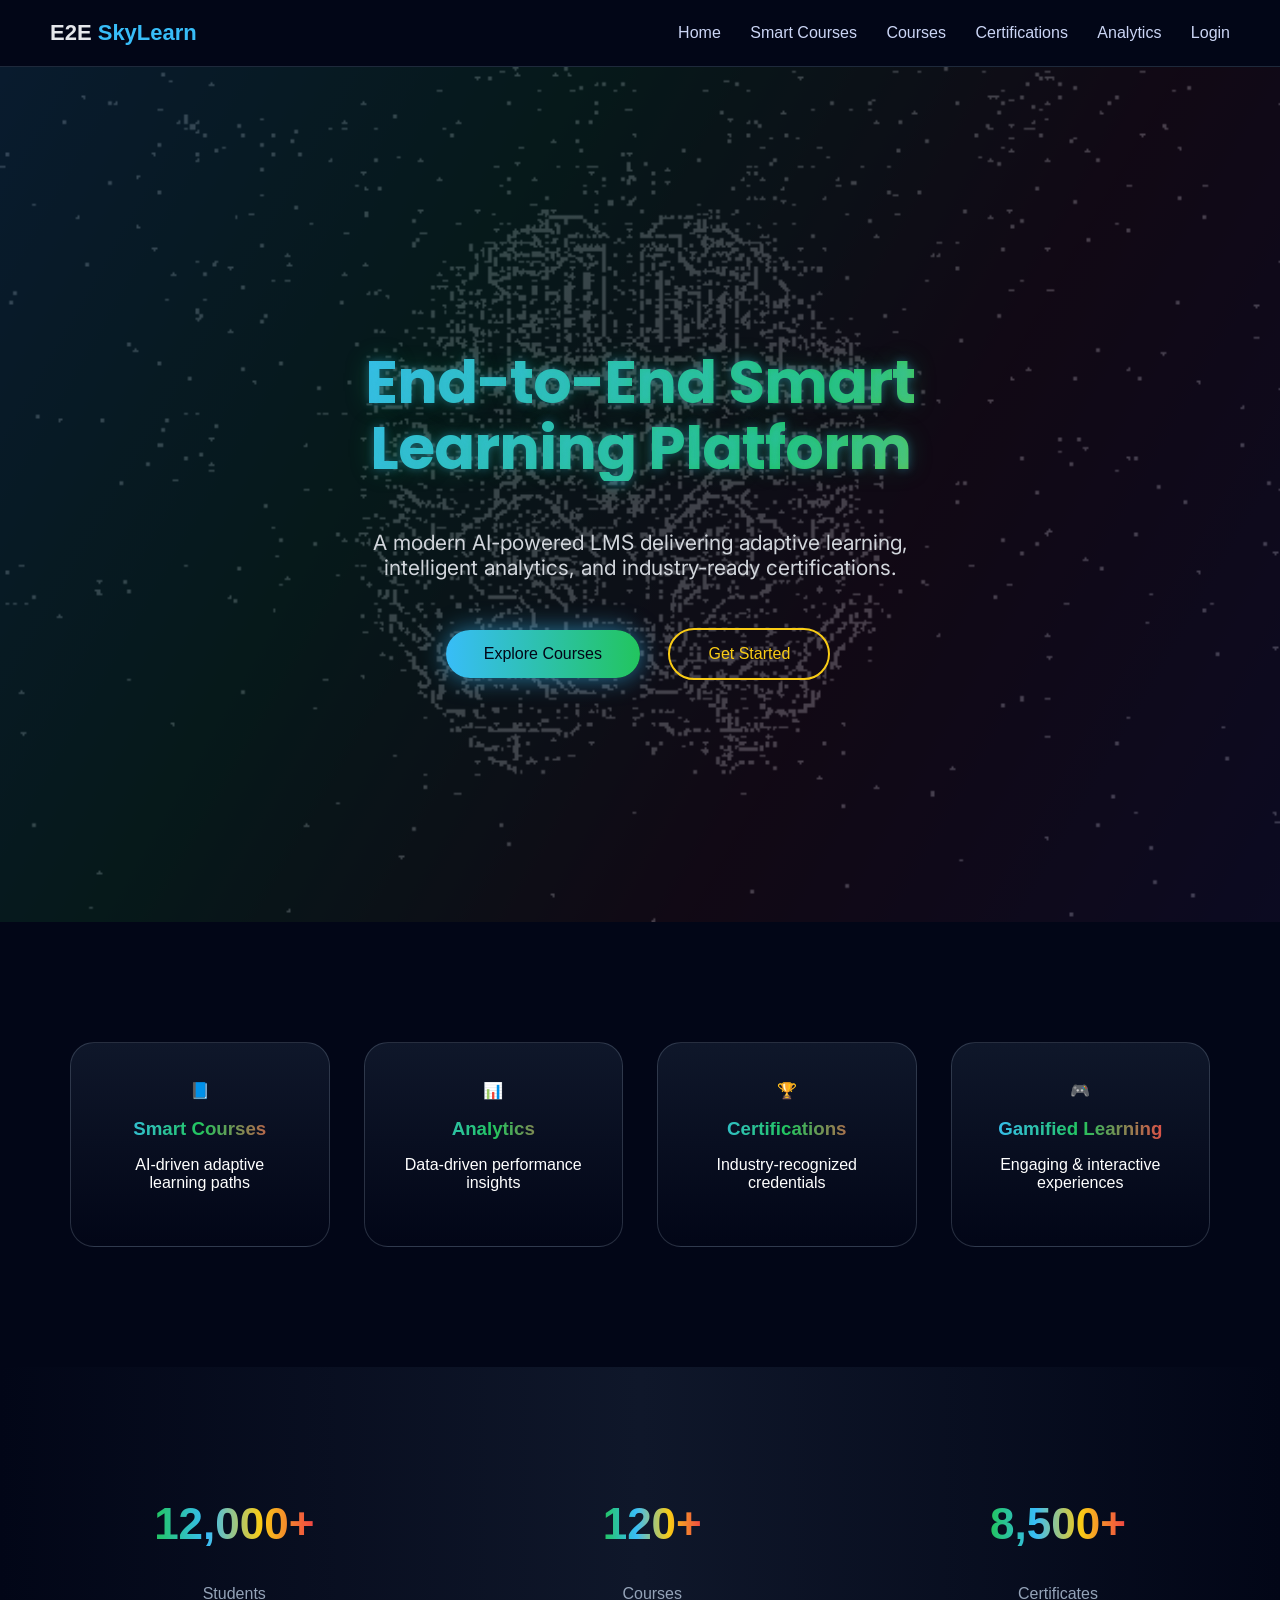
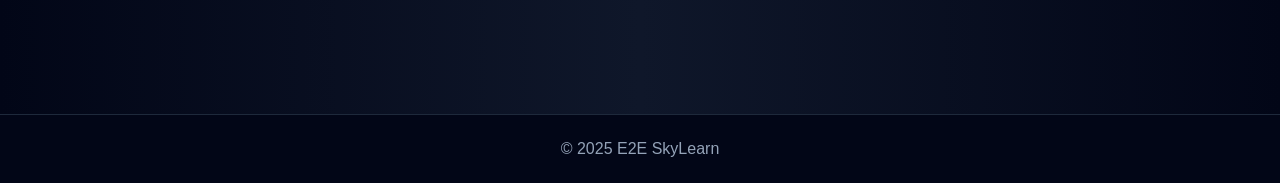
<file: E2E_SkyLearn_Landing/index.html>
<!DOCTYPE html>
<html>
<head>
<title>E2E SkyLearn</title>
<link rel="stylesheet" href="css/style.css">
<link href="https://fonts.googleapis.com/css2?family=Poppins:wght@500;600;700&family=Inter:wght@400;500&display=swap" rel="stylesheet">

<style>
/* ===== BASE ===== */
body{
  background:#020617;
  overflow-x:hidden;
}

/* ===== HERO ===== */
.hero{
  position:relative;
  min-height:95vh;
  display:flex;
  align-items:center;
  padding:0 90px;
  background:
    linear-gradient(
      120deg,
      rgba(56,189,248,.35),
      rgba(34,197,94,.30),
      rgba(239,68,68,.18),
      rgba(139,92,246,.20)
    ),
    url("assets/hero.gif");
  background-size:cover;
  background-position:center;
}

/* dark overlay for readability */
.hero::after{
  content:"";
  position:absolute;
  inset:0;
  background:rgba(2,6,23,.65);
}

.hero-content{
  position:relative;
  max-width:680px;
  z-index:2;
  animation:fadeUp 1.4s ease;
}

.hero h1{
  font-family:'Poppins', sans-serif;
  font-size:60px;
  line-height:1.1;
  letter-spacing:-1px;

  background:linear-gradient(
    120deg,
    #38bdf8,
    #22c55e,
    #facc15,
    #ef4444,
    #8b5cf6
  );
  background-size:300% 300%;
  animation:gradientMove 6s ease infinite;

  -webkit-background-clip:text;
  -webkit-text-fill-color:transparent;

  text-shadow:
    0 0 10px rgba(56,189,248,.35),
    0 0 25px rgba(34,197,94,.25);
}
@keyframes gradientMove{
  0%{background-position:0% 50%}
  50%{background-position:100% 50%}
  100%{background-position:0% 50%}
}

.hero p{
  font-family:'Inter', sans-serif;
  font-size:21px;
  color:#d1d5db;
  margin:26px 0 38px;
  max-width:620px;
}/* ===== CTA ===== */
.cta button{
  padding:15px 38px;
  border-radius:32px;
  border:none;
  font-size:16px;
  cursor:pointer;
  margin-right:14px;
  transition:.45s;
}

/* primary */
.cta button:first-child{
  background:linear-gradient(90deg,#38bdf8,#22c55e);
  color:#020617;
  box-shadow:0 0 25px rgba(56,189,248,.6);
}

.cta button:first-child:hover{
  transform:translateY(-6px) scale(1.03);
  box-shadow:0 0 40px rgba(56,189,248,.9);
}

/* secondary */
.cta .outline{
  background:transparent;
  border:2px solid #facc15;
  color:#facc15;
}

.cta .outline:hover{
  background:#facc15;
  color:#020617;
}

/* ===== FEATURES ===== */
.features{
  display:grid;
  grid-template-columns:repeat(auto-fit,minmax(220px,1fr));
  gap:34px;
  padding:120px 70px;
}

.feature-card{
  background:linear-gradient(180deg,#0f172a,#020617);
  padding:38px;
  border-radius:24px;
  text-align:center;
  text-decoration:none;
  color:white;
  transition:.45s;
  animation:fadeUp .9s ease;
  border:1px solid rgba(148,163,184,.25);
}

.feature-card:hover{
  transform:translateY(-18px) scale(1.04);
  box-shadow:0 0 45px rgba(56,189,248,.45);
  border-color:#38bdf8;
}

.feature-card h3{
  margin:18px 0 10px;
  background:linear-gradient(
    90deg,
    #38bdf8,
    #22c55e,
    #ef4444
  );
  -webkit-background-clip:text;
  -webkit-text-fill-color:transparent;
}

/* ===== STATS ===== */
.stats{
  display:flex;
  justify-content:space-around;
  padding:95px 40px;
  background:linear-gradient(
    90deg,
    #020617,
    #0f172a,
    #020617
  );
}

.stats div{
  text-align:center;
  animation:pulse 6s infinite alternate;
}

.stats h2{
  font-size:44px;
  background:linear-gradient(
    90deg,
    #22c55e,
    #38bdf8,
    #facc15,
    #ef4444
  );
  -webkit-background-clip:text;
  -webkit-text-fill-color:transparent;
}

.stats p{
  color:#94a3b8;
}

/* ===== ANIMATIONS ===== */
@keyframes fadeUp{
  from{opacity:0;transform:translateY(45px)}
  to{opacity:1;transform:translateY(0)}
}

@keyframes pulse{
  from{transform:scale(1)}
  to{transform:scale(1.06)}
}
</style>

</head>
<body>

<!-- NAVBAR -->
<nav class="navbar">
  <div class="logo">E2E <span>SkyLearn</span></div>
  <div class="nav-links">
    <a href="index.html">Home</a>
    <a href="pages/smart.html">Smart Courses</a>
    <a href="pages/courses.html">Courses</a>
    <a href="pages/certifications.html">Certifications</a>
    <a href="pages/analytics.html">Analytics</a>
    <a href="http://127.0.0.1:8000/">Login</a>
  </div>
</nav>

<!-- HERO -->
<section class="hero">
  <div class="hero-content">
    <h1>
  End-to-End Smart<br>
  Learning Platform
</h1>
    <p>
      A modern AI-powered LMS delivering adaptive learning,
      intelligent analytics, and industry-ready certifications.
    </p>
    <div class="cta">
      <button onclick="window.location.href='pages/courses.html'">
        Explore Courses
      </button>
      <button class="outline"
        onclick="window.location.href='http://127.0.0.1:8000/'">
        Get Started
      </button>
    </div>
  </div>
</section>

<!-- FEATURES -->
<section class="features">
  <a href="pages/smart.html" class="feature-card">
    📘
    <h3>Smart Courses</h3>
    <p>AI-driven adaptive learning paths</p>
  </a>

  <a href="pages/analytics.html" class="feature-card">
    📊
    <h3>Analytics</h3>
    <p>Data-driven performance insights</p>
  </a>

  <a href="pages/certifications.html" class="feature-card">
    🏆
    <h3>Certifications</h3>
    <p>Industry-recognized credentials</p>
  </a>

  <a href="pages/courses.html" class="feature-card">
    🎮
    <h3>Gamified Learning</h3>
    <p>Engaging & interactive experiences</p>
  </a>
</section>

<!-- STATS -->
<section class="stats">
  <div>
    <h2>12,000+</h2>
    <p>Students</p>
  </div>
  <div>
    <h2>120+</h2>
    <p>Courses</p>
  </div>
  <div>
    <h2>8,500+</h2>
    <p>Certificates</p>
  </div>
</section>

<footer>
© 2025 E2E SkyLearn
</footer>

</body>
</html>
</file>
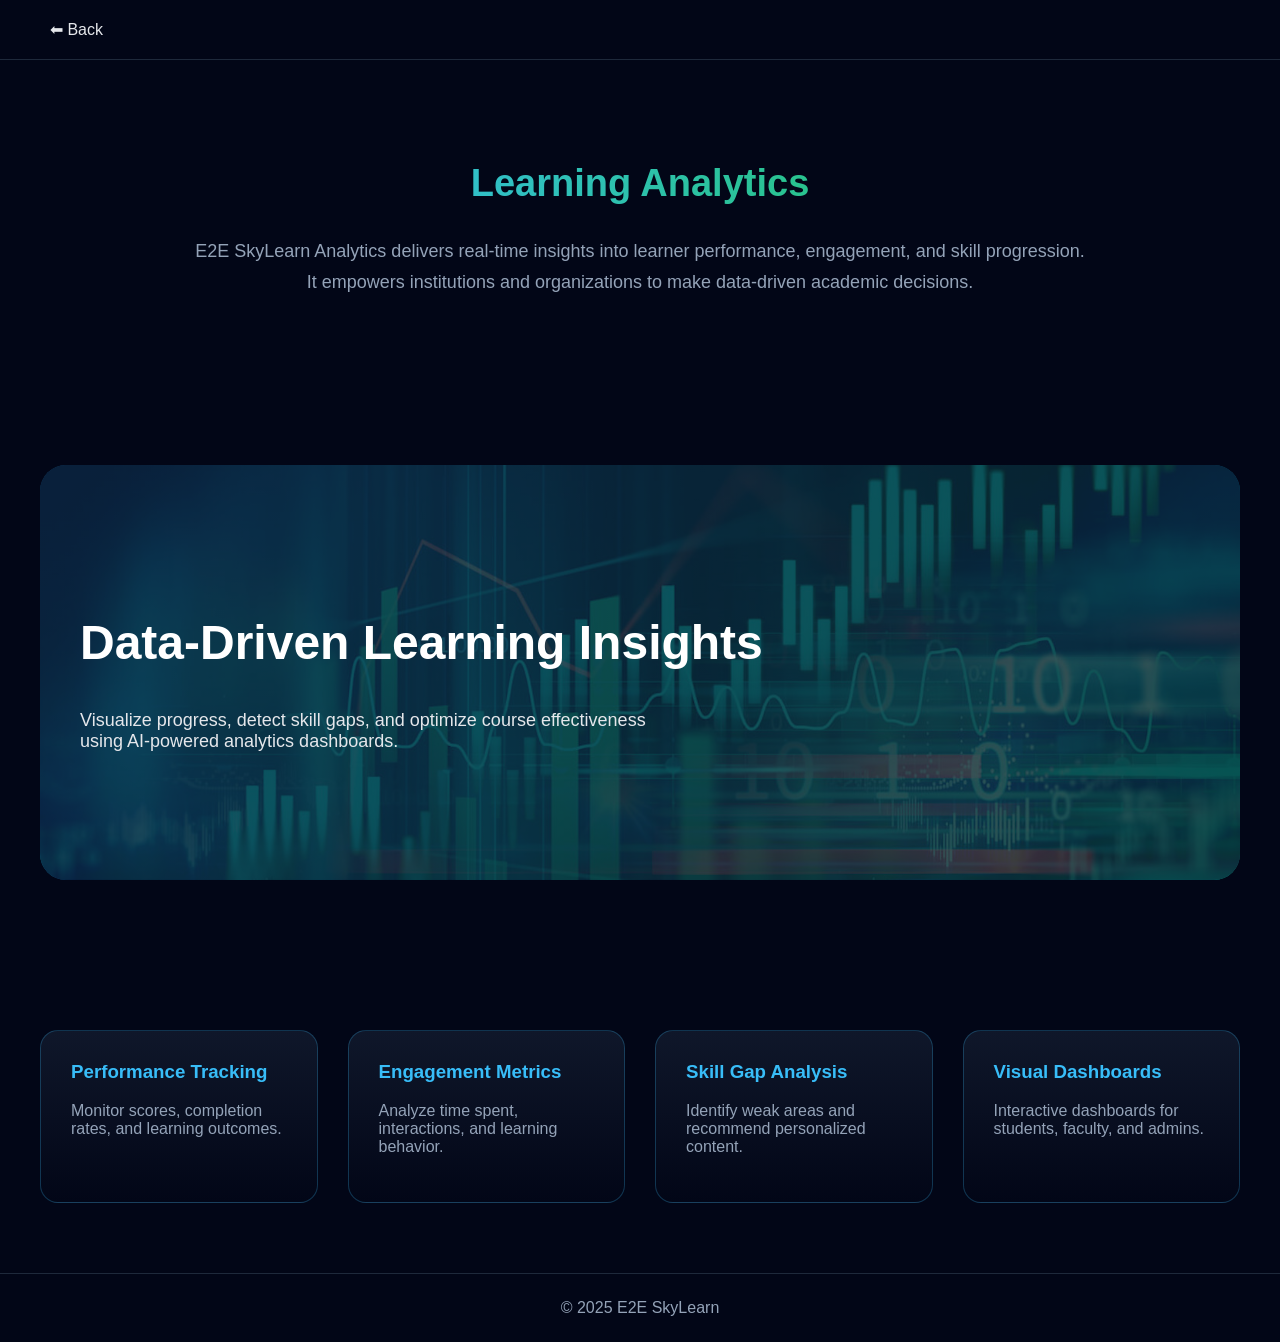
<file: E2E_SkyLearn_Landing/pages/analytics.html>
<!DOCTYPE html>
<html>
<head>
<title>Analytics</title>
<link rel="stylesheet" href="../css/style.css">

<style>
/* ===== Page base ===== */
body{
  background:linear-gradient(180deg,#020617,#020617);
}

/* ===== Intro Section ===== */
.analytics-info{
  padding:70px 40px;
  max-width:900px;
  margin:auto;
  text-align:center;
  animation:fadeUp 1.2s ease;
}

.analytics-info h2{
  font-size:38px;
  background:linear-gradient(90deg,#38bdf8,#22c55e);
  -webkit-background-clip:text;
  -webkit-text-fill-color:transparent;
}

.analytics-info p{
  font-size:18px;
  color:#94a3b8;
  line-height:1.7;
}

/* ===== Hero Image Section ===== */
.analytics-hero{
  margin:80px 40px;
  border-radius:26px;
  background:
    linear-gradient(135deg,rgba(56,189,248,.4),rgba(34,197,94,.4)),
    url("../assets/analytics.jpg");
  background-size:cover;
  background-position:center;
  padding:110px 40px;
  position:relative;
  overflow:hidden;
  animation:zoomFade 1.4s ease;
}

.analytics-hero::after{
  content:"";
  position:absolute;
  inset:0;
  background:rgba(2,6,23,0.65);
}

.analytics-hero h2,
.analytics-hero p{
  position:relative;
  z-index:1;
}

.analytics-hero h2{
  font-size:48px;
  color:white;
}

.analytics-hero p{
  max-width:600px;
  font-size:18px;
  color:#e5e7eb;
}

/* ===== Cards ===== */
.analytics-cards{
  display:grid;
  grid-template-columns:repeat(auto-fit,minmax(260px,1fr));
  gap:30px;
  padding:70px 40px;
}

.analytics-card{
  background:linear-gradient(180deg,#0f172a,#020617);
  padding:30px;
  border-radius:18px;
  border:1px solid rgba(56,189,248,.25);
  transition:all .4s ease;
  animation:floatIn .8s ease forwards;
}

.analytics-card:hover{
  transform:translateY(-12px) scale(1.02);
  box-shadow:0 0 35px rgba(56,189,248,.45);
  border-color:#38bdf8;
}

.analytics-card h3{
  margin-top:0;
  color:#38bdf8;
}

.analytics-card p{
  color:#94a3b8;
}

/* ===== Animations ===== */
@keyframes fadeUp{
  from{opacity:0;transform:translateY(30px)}
  to{opacity:1;transform:translateY(0)}
}

@keyframes zoomFade{
  from{opacity:0;transform:scale(.95)}
  to{opacity:1;transform:scale(1)}
}

@keyframes floatIn{
  from{opacity:0;transform:translateY(40px)}
  to{opacity:1;transform:translateY(0)}
}
</style>

</head>
<body>

<!-- NAVBAR -->
<nav class="navbar">
  <a href="../index.html">⬅ Back</a>
</nav>

<!-- SECTION 1 -->
<section class="analytics-info">
  <h2>Learning Analytics</h2>
  <p>
    E2E SkyLearn Analytics delivers real-time insights into learner
    performance, engagement, and skill progression. It empowers
    institutions and organizations to make data-driven academic
    decisions.
  </p>
</section>

<!-- SECTION 2 -->
<section class="analytics-hero">
  <h2>Data-Driven Learning Insights</h2>
  <p>
    Visualize progress, detect skill gaps, and optimize course
    effectiveness using AI-powered analytics dashboards.
  </p>
</section>

<!-- SECTION 3 -->
<section class="analytics-cards">
  <div class="analytics-card">
    <h3>Performance Tracking</h3>
    <p>Monitor scores, completion rates, and learning outcomes.</p>
  </div>

  <div class="analytics-card">
    <h3>Engagement Metrics</h3>
    <p>Analyze time spent, interactions, and learning behavior.</p>
  </div>

  <div class="analytics-card">
    <h3>Skill Gap Analysis</h3>
    <p>Identify weak areas and recommend personalized content.</p>
  </div>

  <div class="analytics-card">
    <h3>Visual Dashboards</h3>
    <p>Interactive dashboards for students, faculty, and admins.</p>
  </div>
</section>

<footer>
© 2025 E2E SkyLearn
</footer>

</body>
</html>
</file>
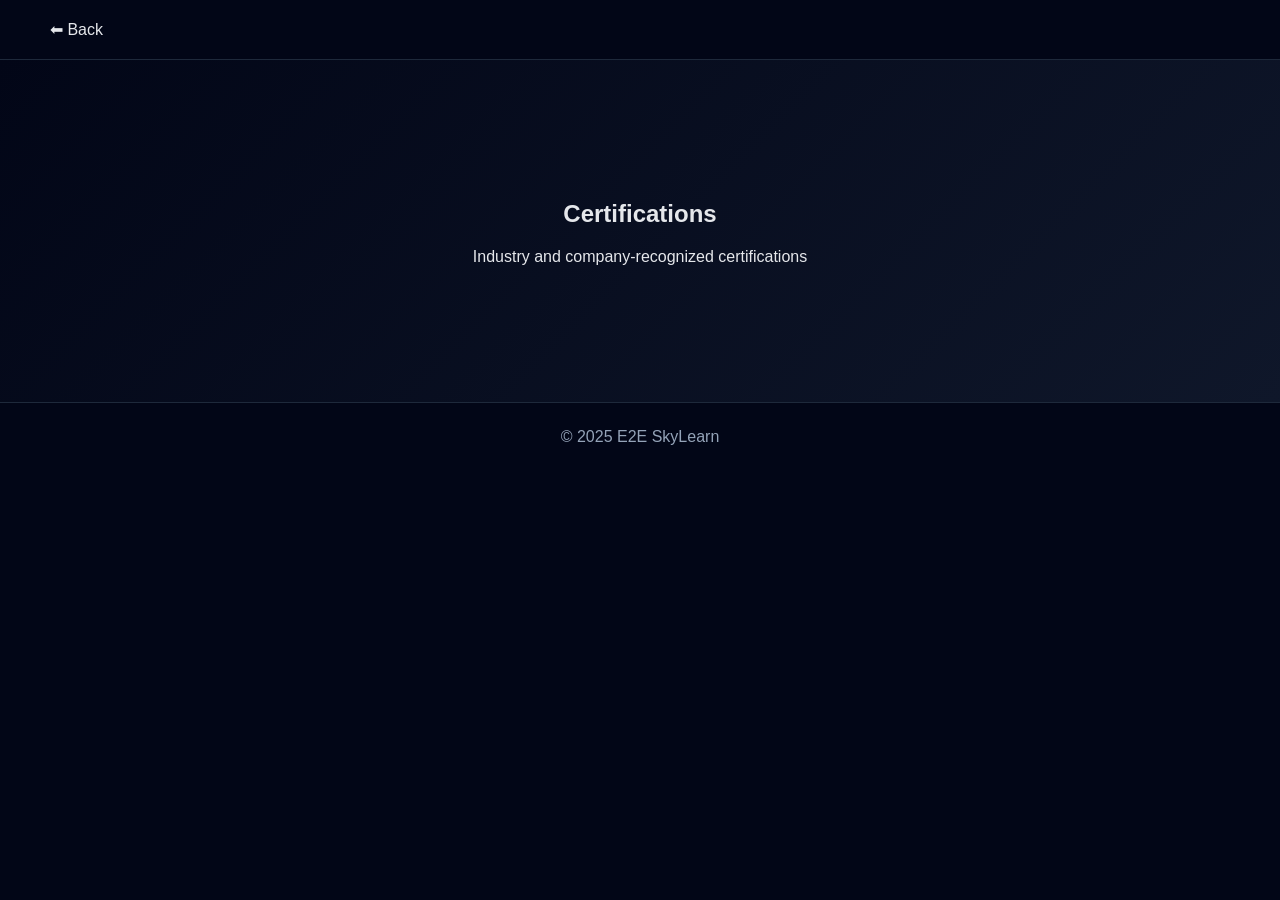
<file: E2E_SkyLearn_Landing/pages/certifications.html>
<!DOCTYPE html>
<html>
<head>
<title>Certifications</title>
<link rel="stylesheet" href="../css/style.css">
</head>
<body>

<nav class="navbar">
<a href="../index.html">⬅ Back</a>
</nav>

<section class="page-hero">
<h1>Certifications</h1>
<p>Industry and company-recognized certifications</p>
</section>

<footer>© 2025 E2E SkyLearn</footer>
</body>
</html>
</file>
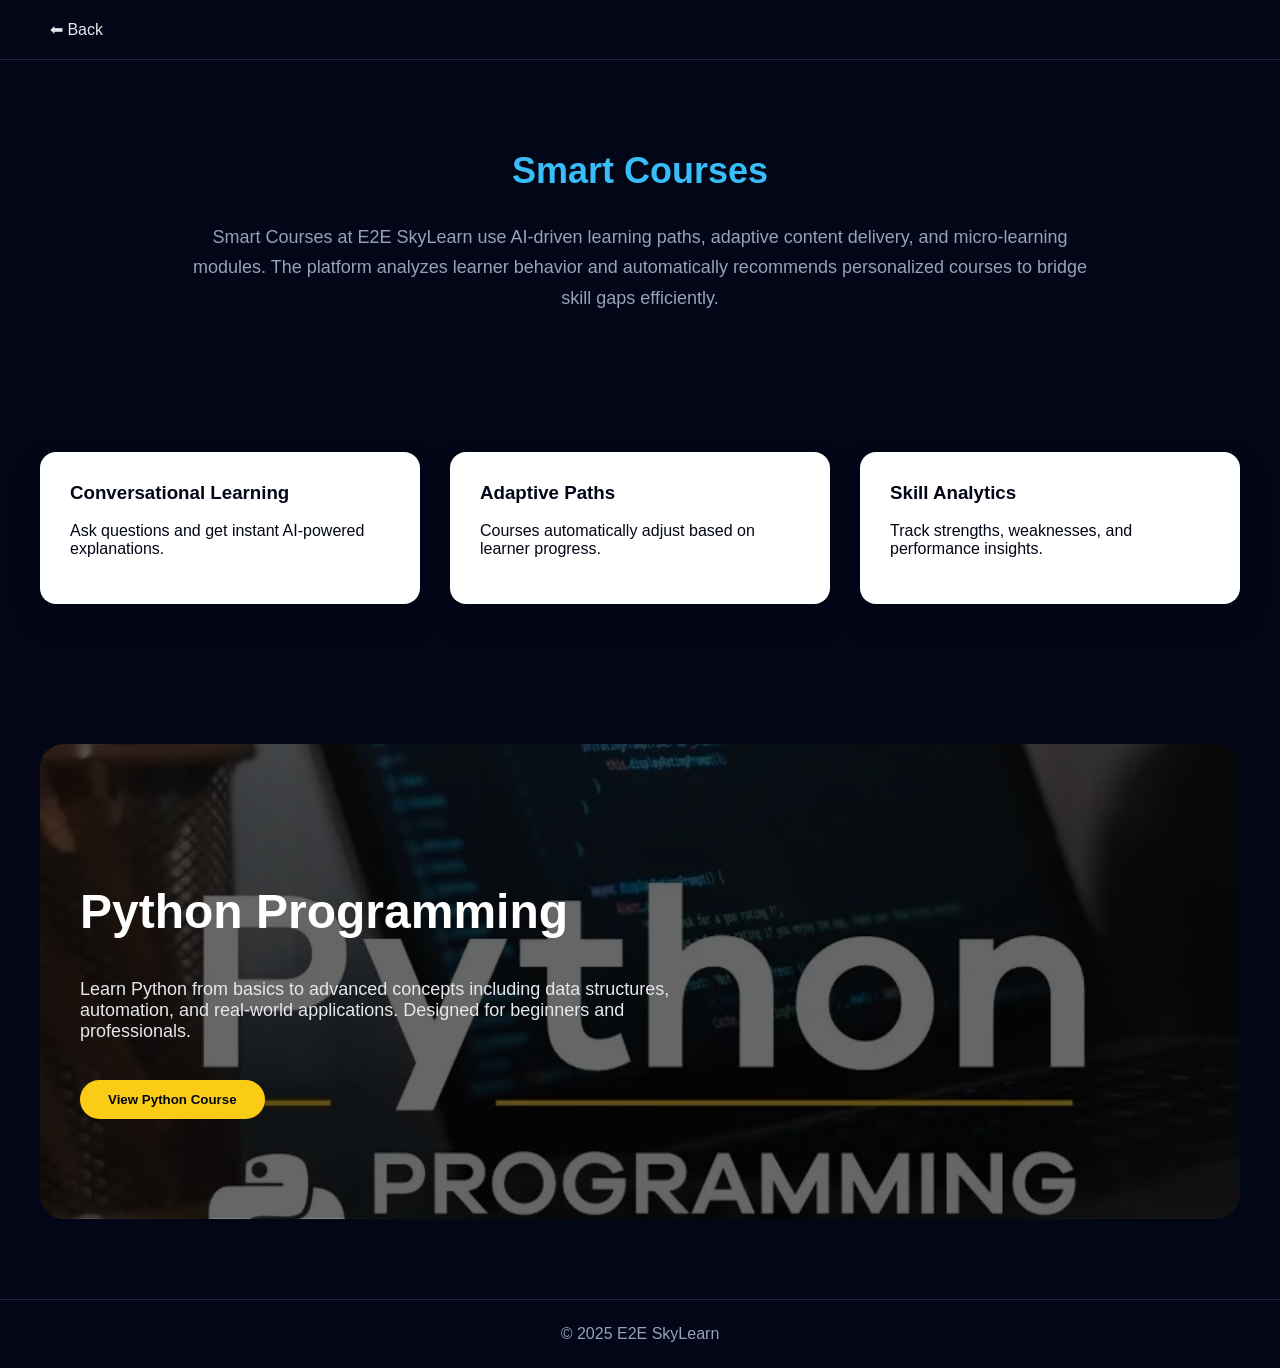
<file: E2E_SkyLearn_Landing/pages/smart.html>
<!DOCTYPE html>
<html>
<head>
<title>Smart Courses</title>
<link rel="stylesheet" href="../css/style.css">

<style>
/* extra styling only for this page */
.smart-info{
  padding:60px 40px;
  text-align:center;
  max-width:900px;
  margin:auto;
}

.smart-info h2{
  font-size:36px;
  color:#38bdf8;
}

.smart-info p{
  color:#94a3b8;
  font-size:18px;
  line-height:1.7;
}

/* card-style section (image 1 inspired) */
.smart-cards{
  display:grid;
  grid-template-columns:repeat(auto-fit,minmax(260px,1fr));
  gap:30px;
  padding:60px 40px;
}

.smart-card{
  background:#ffffff;
  color:#020617;
  border-radius:16px;
  padding:30px;
  box-shadow:0 15px 30px rgba(0,0,0,0.15);
}

.smart-card h3{
  margin-top:0;
}

/* python banner (image 2 inspired) */
.python-course{
  margin:80px 40px;
  border-radius:24px;
  background:
    linear-gradient(rgba(0,0,0,0.6),rgba(0,0,0,0.6)),
    url("../assets/python.jpg");
  background-size:cover;
  background-position:center;
  padding:100px 40px;
  text-align:left;
}

.python-course h2{
  font-size:48px;
  color:#ffffff;
}

.python-course p{
  max-width:600px;
  font-size:18px;
  color:#e5e7eb;
}

.python-course button{
  margin-top:20px;
  padding:12px 28px;
  border:none;
  border-radius:25px;
  background:#facc15;
  color:#020617;
  font-weight:600;
  cursor:pointer;
}
</style>

</head>
<body>

<!-- NAVBAR -->
<nav class="navbar">
  <a href="../index.html">⬅ Back</a>
</nav>

<!-- SECTION 1: SMART COURSE INFO -->
<section class="smart-info">
  <h2>Smart Courses</h2>
  <p>
    Smart Courses at E2E SkyLearn use AI-driven learning paths,
    adaptive content delivery, and micro-learning modules.
    The platform analyzes learner behavior and automatically
    recommends personalized courses to bridge skill gaps
    efficiently.
  </p>
</section>

<!-- SECTION 2: SMART COURSE FEATURES (LIKE IMAGE 1) -->
<section class="smart-cards">
  <div class="smart-card">
    <h3>Conversational Learning</h3>
    <p>Ask questions and get instant AI-powered explanations.</p>
  </div>

  <div class="smart-card">
    <h3>Adaptive Paths</h3>
    <p>Courses automatically adjust based on learner progress.</p>
  </div>

  <div class="smart-card">
    <h3>Skill Analytics</h3>
    <p>Track strengths, weaknesses, and performance insights.</p>
  </div>
</section>

<!-- SECTION 3: PYTHON COURSE (LIKE IMAGE 2) -->
<section class="python-course">
  <h2>Python Programming</h2>
  <p>
    Learn Python from basics to advanced concepts including
    data structures, automation, and real-world applications.
    Designed for beginners and professionals.
  </p>
  <button>View Python Course</button>
</section>

<footer>
© 2025 E2E SkyLearn
</footer>

</body>
</html>
</file>
<file: E2E_SkyLearn_Landing/css/style.css>
body{
margin:0;
font-family:'Segoe UI',sans-serif;
background:#020617;
color:#e5e7eb;
overflow-x:hidden;
}

a{text-decoration:none;color:inherit}

.navbar{
display:flex;
justify-content:space-between;
align-items:center;
padding:20px 50px;
border-bottom:1px solid #1e293b;
animation:slideDown 1s ease;
}

@keyframes slideDown{
from{transform:translateY(-60px);opacity:0}
to{transform:translateY(0);opacity:1}
}

.logo{font-size:22px;font-weight:700}
.logo span{color:#38bdf8}

.nav-links a{
margin-left:25px;
color:#cbd5f5;
}

.hero{
min-height:90vh;
display:flex;
align-items:center;
justify-content:center;
text-align:center;
background:radial-gradient(circle at top,#0f172a,#020617);
animation:fadeIn 1.5s ease;
}

@keyframes fadeIn{
from{opacity:0}
to{opacity:1}
}

.hero h1{font-size:46px;color:white}
.hero p{font-size:18px;color:#94a3b8}

.cta button{
padding:12px 28px;
border-radius:25px;
border:none;
margin:10px;
cursor:pointer;
background:#38bdf8;
color:#020617;
transition:.3s;
}

.cta button:hover{transform:scale(1.05)}
.cta .outline{
background:transparent;
border:1px solid #38bdf8;
color:#38bdf8;
}

.features{
display:grid;
grid-template-columns:repeat(auto-fit,minmax(220px,1fr));
gap:30px;
padding:80px 50px;
}

.feature-card{
background:#0f172a;
padding:30px;
border-radius:18px;
text-align:center;
transition:.4s;
animation:floatUp 1.2s ease;
}

@keyframes floatUp{
from{transform:translateY(40px);opacity:0}
to{transform:translateY(0);opacity:1}
}

.feature-card:hover{
transform:translateY(-12px);
box-shadow:0 0 25px rgba(56,189,248,.4);
}

.stats{
display:flex;
justify-content:center;
gap:60px;
padding:60px 20px;
animation:fadeIn 2s ease;
}

.stats h2{color:#38bdf8;font-size:38px}

.page-hero{
padding:120px 40px;
text-align:center;
background:linear-gradient(135deg,#020617,#0f172a);
animation:fadeIn 1.2s ease;
}

footer{
text-align:center;
padding:25px;
border-top:1px solid #1e293b;
color:#94a3b8;
}
</file>
